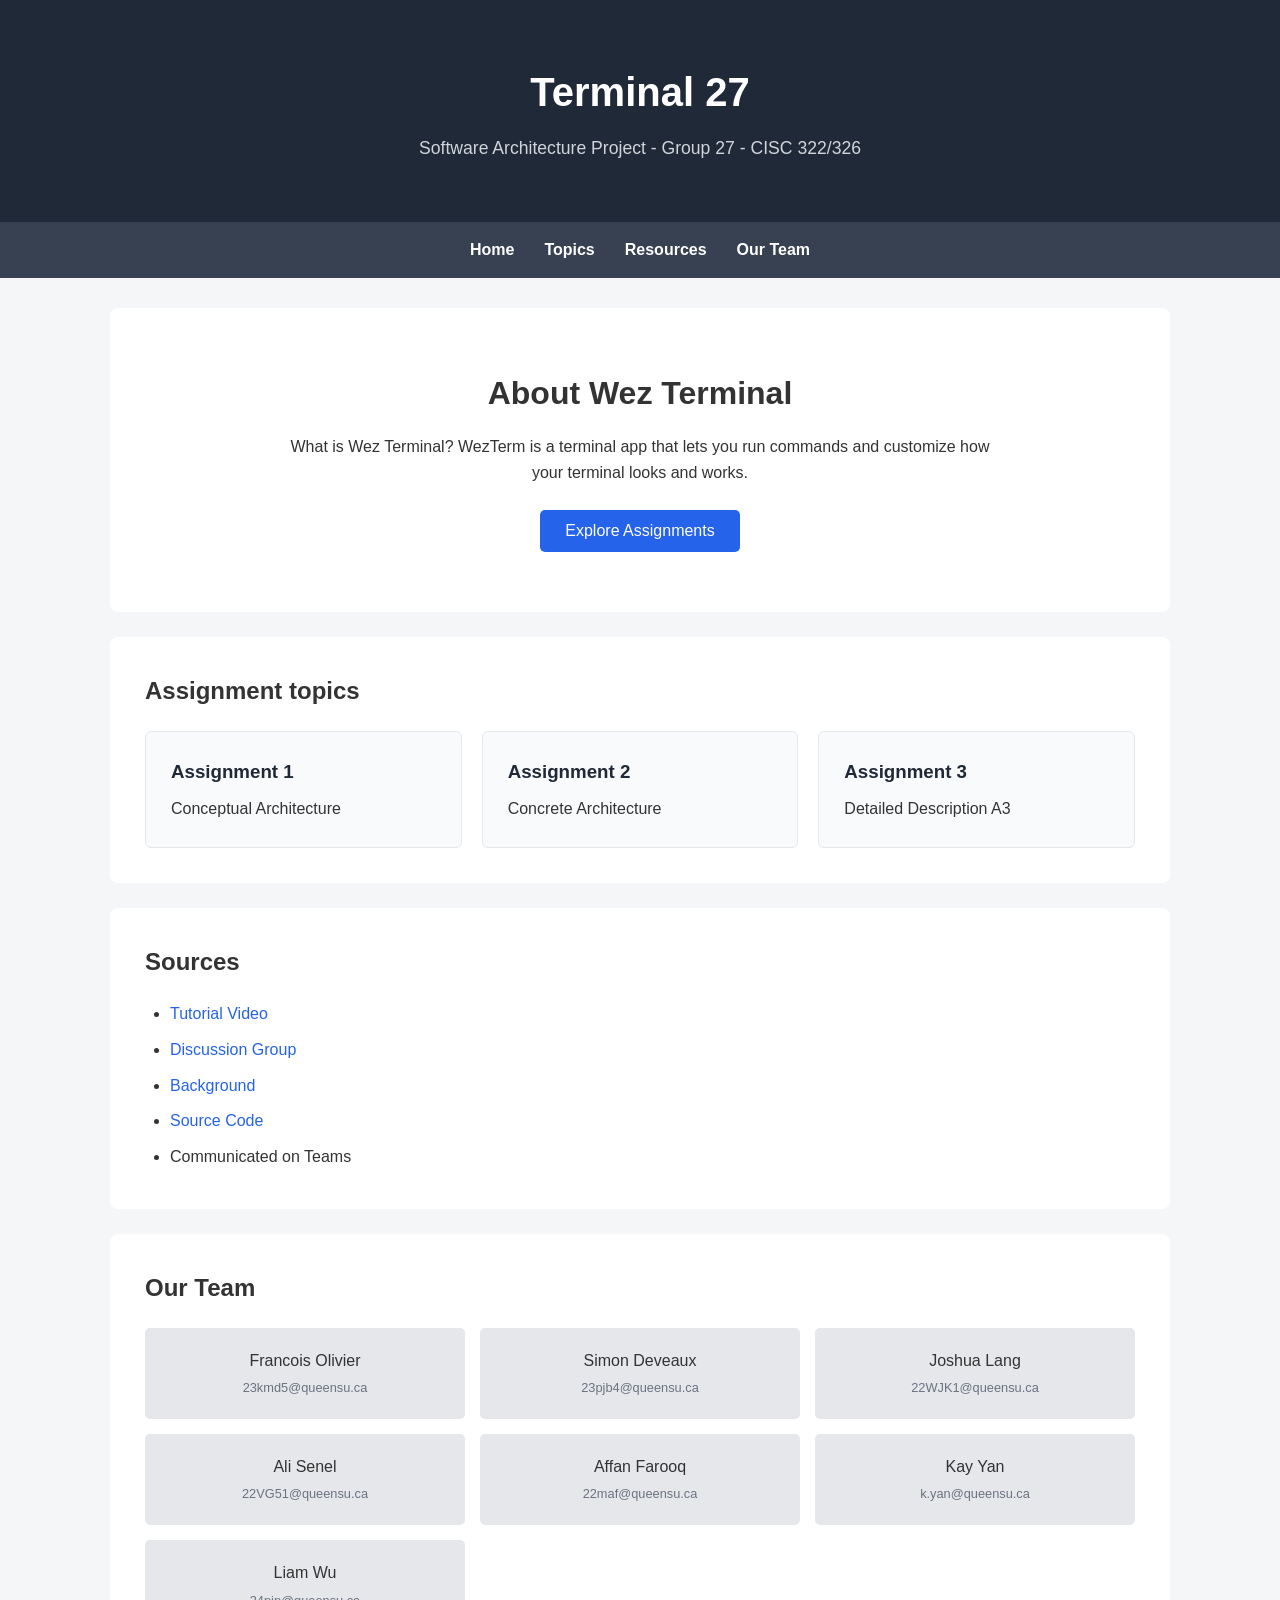
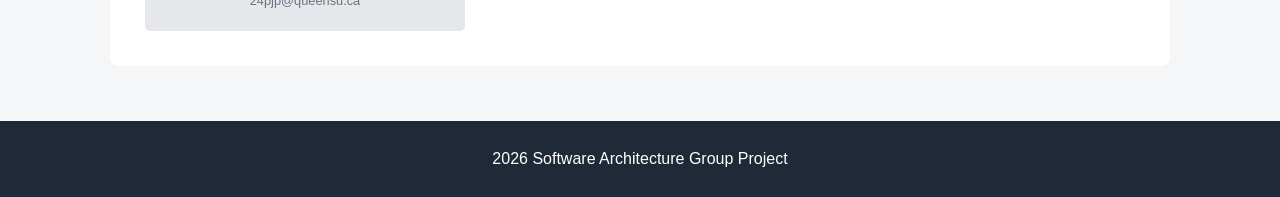
<file: index.html>
<!DOCTYPE html>
<html lang="en">
<head>
    <meta charset="UTF-8">
    <meta name="viewport" content="width=device-width, initial-scale=1.0">
    <title>Group 27 - Cisc 322</title>

    <link rel="stylesheet" href="style.css">
</head>

<body>
 
    <header> 
        <h1>Terminal 27</h1>
        <p>Software Architecture Project - Group 27 - CISC 322/326</p>
    </header>

    <nav>
        <a href="#home">Home</a>
        <a href="#topics">Topics</a>
        <a href="#resources">Resources</a>
        <a href="#team">Our Team</a>
    </nav>

    <main>

        <section id="home" class="hero">
            <h2>About Wez Terminal</h2>

            <p>
                What is Wez Terminal?

                WezTerm is a terminal app that lets you run commands and customize how your terminal looks and works.            </p>

            <button onclick="learnMore()">Explore Assignments</button>
        </section>


        <section id="topics">
            <h2>Assignment topics</h2>

            <div class="cards">

                <a href="assignment1.html" class="card">
                    <h3>Assignment 1</h3>
                    <p>Conceptual Architecture</p>
                </a>
                <a href="assignment2.html" class="card">
                    <h3>Assignment 2</h3>
                    <p>Concrete Architecture</p>
                </a>
                <a href="assignment3.html" class="card">
                    <h3>Assignment 3</h3>
                    <p>Detailed Description A3</p>
                </a>

            </div>
        </section>


        <section id="resources">
            <h2>Sources</h2>

                <ul>
                    <li><a href="https://www.youtube.com/watch?v=h7G_GgDhTfY" target="_blank">Tutorial Video</a></li>
                    <li><a href="https://github.com/wezterm/wezterm/discussions/categories/general" target="_blank">Discussion Group</a></li>
                    <li><a href="https://wezterm.org/what-is-a-terminal.html" target="_blank">Background</a></li>
                    <li><a href="https://github.com/cois-vier/software-architecture-project" target="_blank">Source Code</a></li>
                    <li>Communicated on Teams</li>
                </ul>
        </section>


        <section id="team">
            <h2>Our Team</h2>

            <div class="team-container">

                <div class="member">
                    Francois Olivier
                    <small>23kmd5@queensu.ca</small>
                </div>
                <div class="member">
                    Simon Deveaux
                    <small>23pjb4@queensu.ca</small>
                </div>
                <div class="member">
                    Joshua Lang
                    <small>22WJK1@queensu.ca</small>
                </div>
                <div class="member">
                    Ali Senel
                    <small>22VG51@queensu.ca</small>
                </div>
                <div class="member">
                    Affan Farooq
                    <small>22maf@queensu.ca</small>
                </div>
                <div class="member">
                    Kay Yan
                    <small>k.yan@queensu.ca</small>
                </div>
                <div class="member">
                    Liam Wu
                    <small>24pjp@queensu.ca</small>
                </div>

            </div>
        </section>

    </main>


    <footer>
        <p>2026 Software Architecture Group Project</p>
    </footer>


    <script>
        function learnMore() {
            document.getElementById("topics").scrollIntoView({
                behavior: "smooth"
            });
        }
    </script>

</body>
</html>
</file>
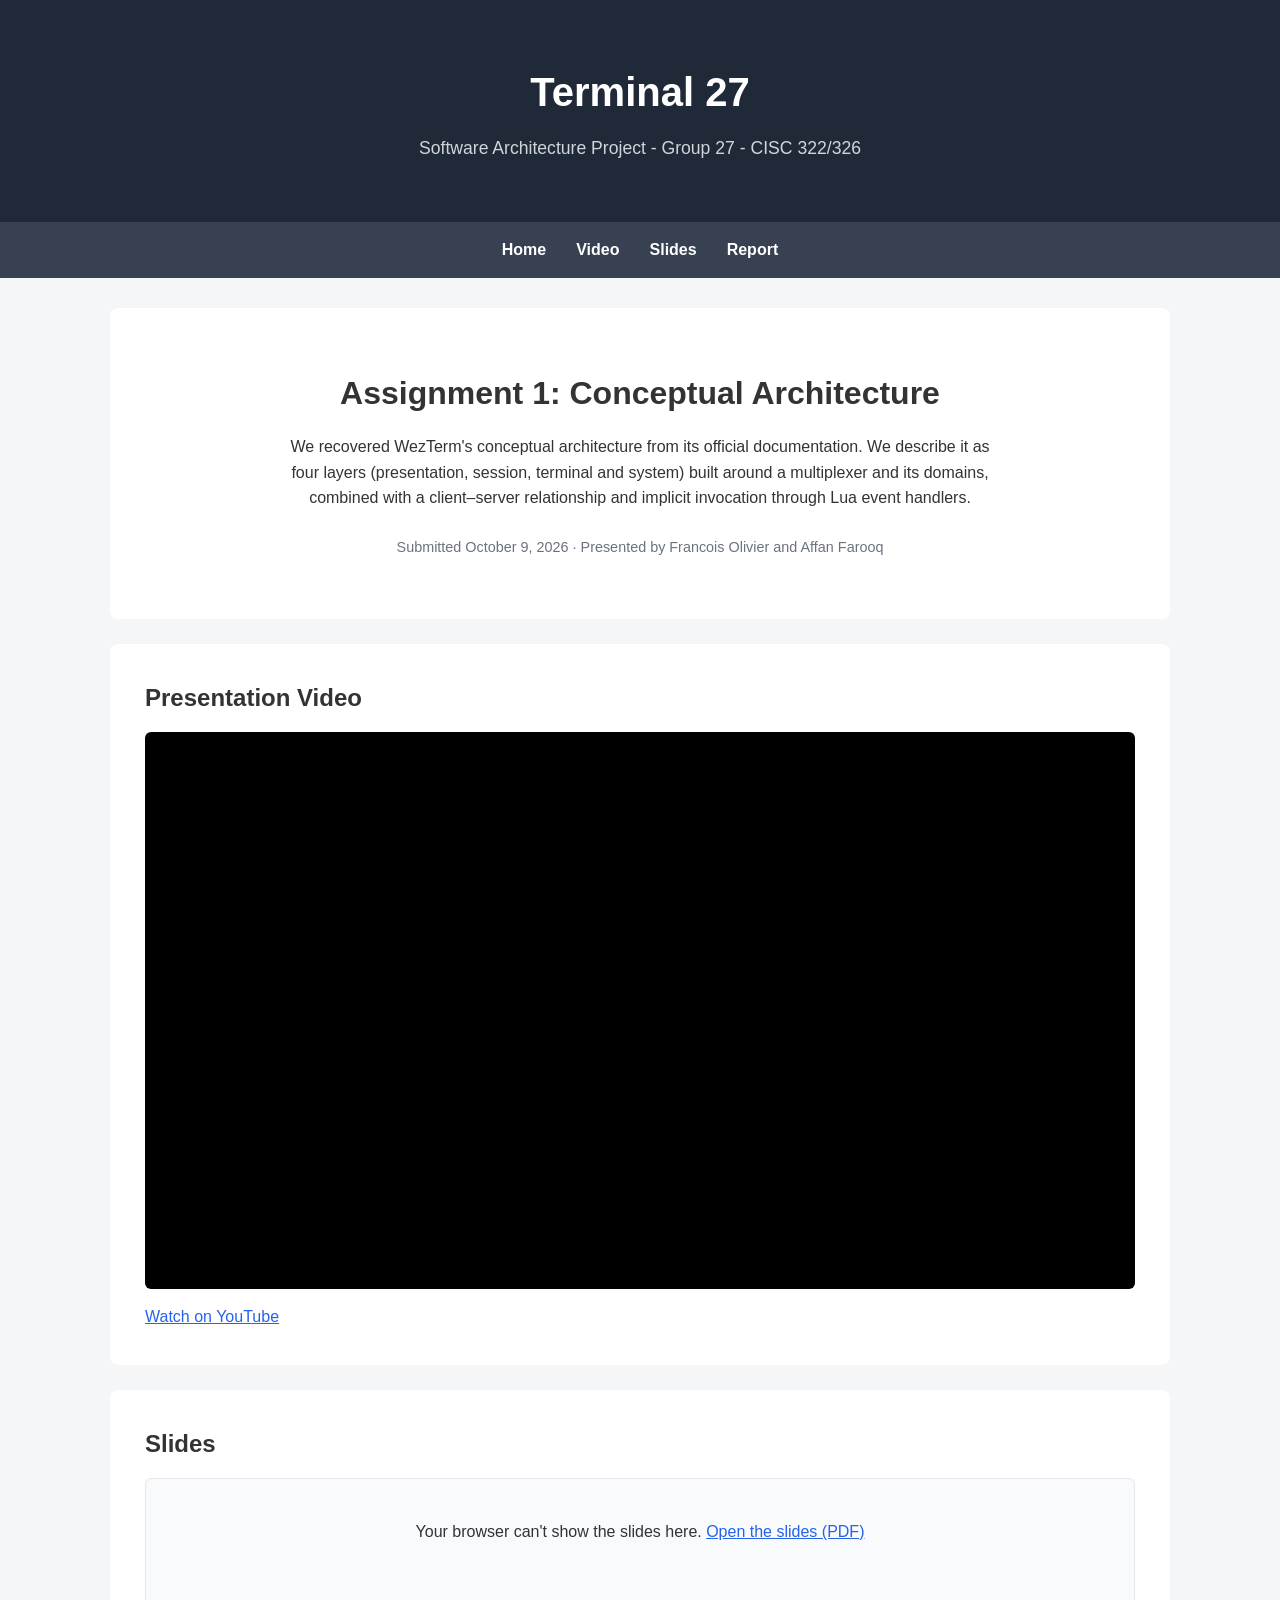
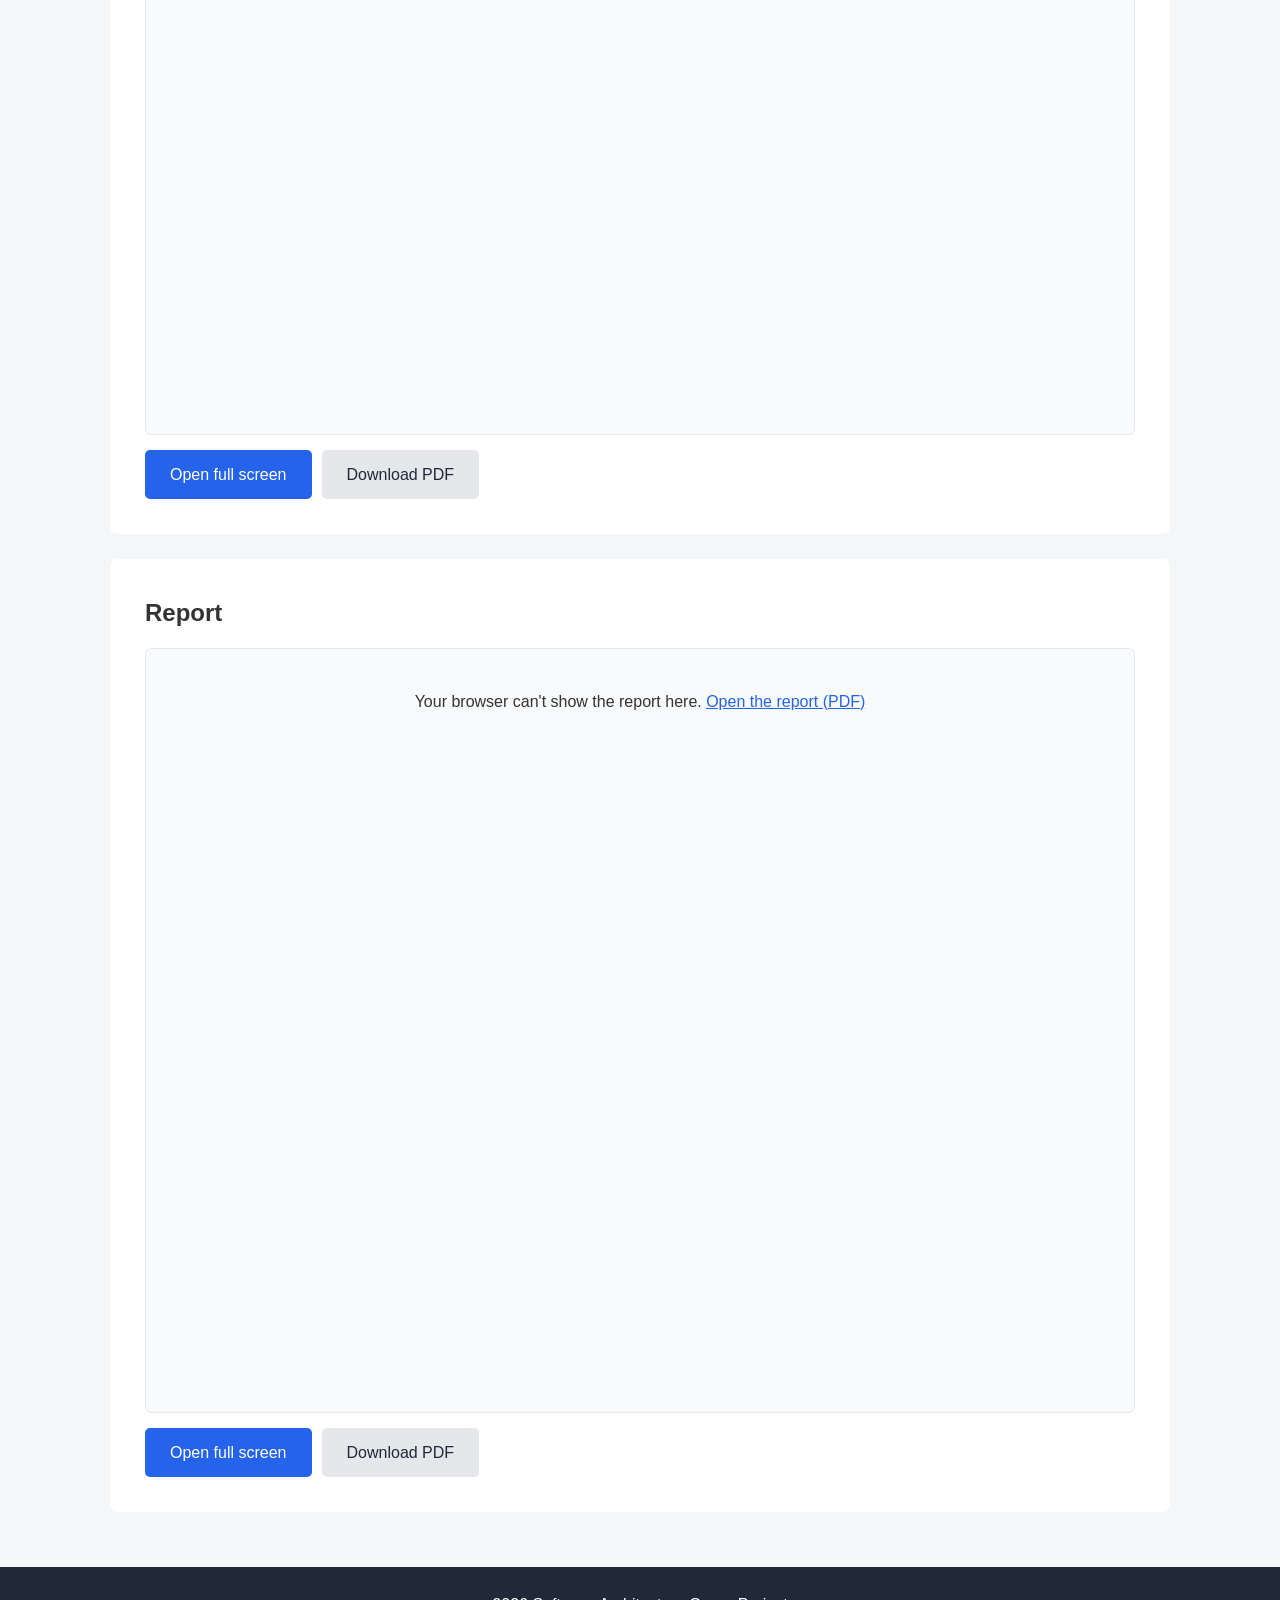
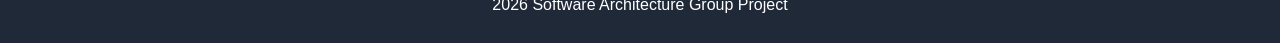
<file: assignment1.html>
<!DOCTYPE html>
<html lang="en">
<head>
    <meta charset="UTF-8">
    <meta name="viewport" content="width=device-width, initial-scale=1.0">
    <title>Assignment 1 – Conceptual Architecture | Group 27</title>

    <link rel="stylesheet" href="style.css">
</head>

<body>

    <header>
        <h1>Terminal 27</h1>
        <p>Software Architecture Project - Group 27 - CISC 322/326</p>
    </header>

    <nav>
        <a href="index.html">Home</a>
        <a href="#video">Video</a>
        <a href="#slides">Slides</a>
        <a href="#report">Report</a>
    </nav>

    <main>

        <section class="hero">
            <h2>Assignment 1: Conceptual Architecture</h2>
            <p>
                We recovered WezTerm's conceptual architecture from its official documentation.
                We describe it as four layers (presentation, session, terminal and system) built
                around a multiplexer and its domains, combined with a client–server relationship
                and implicit invocation through Lua event handlers.
            </p>
            <p class="meta">Submitted October 9, 2026 · Presented by Francois Olivier and Affan Farooq</p>
        </section>


        <section id="video">
            <h2>Presentation Video</h2>

            <div class="video-wrapper">
                <iframe
                    src="https://www.youtube-nocookie.com/embed/5cvMQLNbfyg"
                    title="WezTerm Conceptual Architecture – Group 27 presentation"
                    allow="accelerometer; autoplay; clipboard-write; encrypted-media; gyroscope; picture-in-picture"
                    allowfullscreen
                    loading="lazy">
                </iframe>
            </div>

            <p class="doc-actions">
                <a href="https://www.youtube.com/watch?v=5cvMQLNbfyg" target="_blank" rel="noopener noreferrer">Watch on YouTube</a>
            </p>
        </section>


        <section id="slides">
            <h2>Slides</h2>

            <object class="pdf-frame" data="a1-slides.pdf#view=FitH" type="application/pdf">
                <p class="pdf-fallback">
                    Your browser can't show the slides here.
                    <a href="a1-slides.pdf">Open the slides (PDF)</a>
                </p>
            </object>

            <p class="doc-actions">
                <a href="a1-slides.pdf" target="_blank" rel="noopener noreferrer" class="button">Open full screen</a>
                <a href="a1-slides.pdf" download class="button button-secondary">Download PDF</a>
            </p>
        </section>


        <section id="report">
            <h2>Report</h2>

            <object class="pdf-frame pdf-frame-tall" data="a1-report.pdf" type="application/pdf">
                <p class="pdf-fallback">
                    Your browser can't show the report here.
                    <a href="a1-report.pdf">Open the report (PDF)</a>
                </p>
            </object>

            <p class="doc-actions">
                <a href="a1-report.pdf" target="_blank" rel="noopener noreferrer" class="button">Open full screen</a>
                <a href="a1-report.pdf" download class="button button-secondary">Download PDF</a>
            </p>
        </section>

    </main>


    <footer>
        <p>2026 Software Architecture Group Project</p>
    </footer>

</body>
</html>
</file>
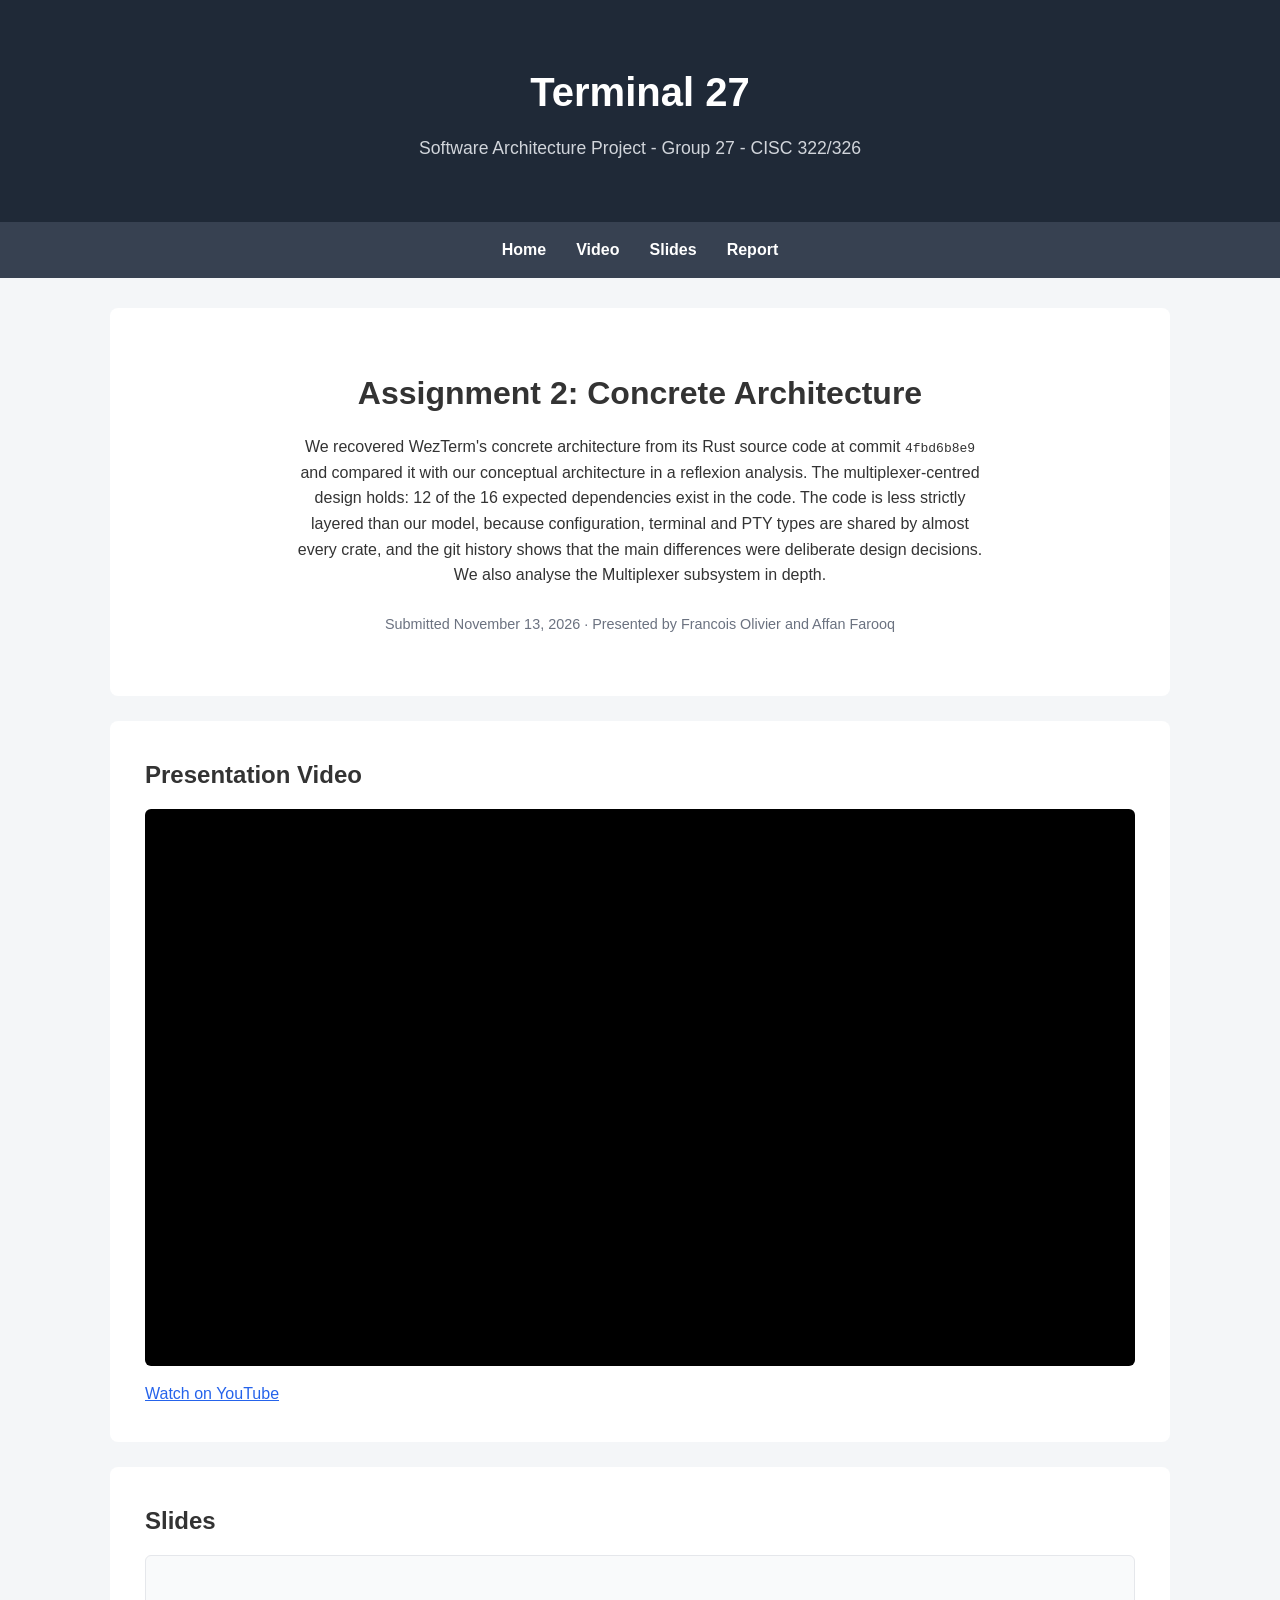
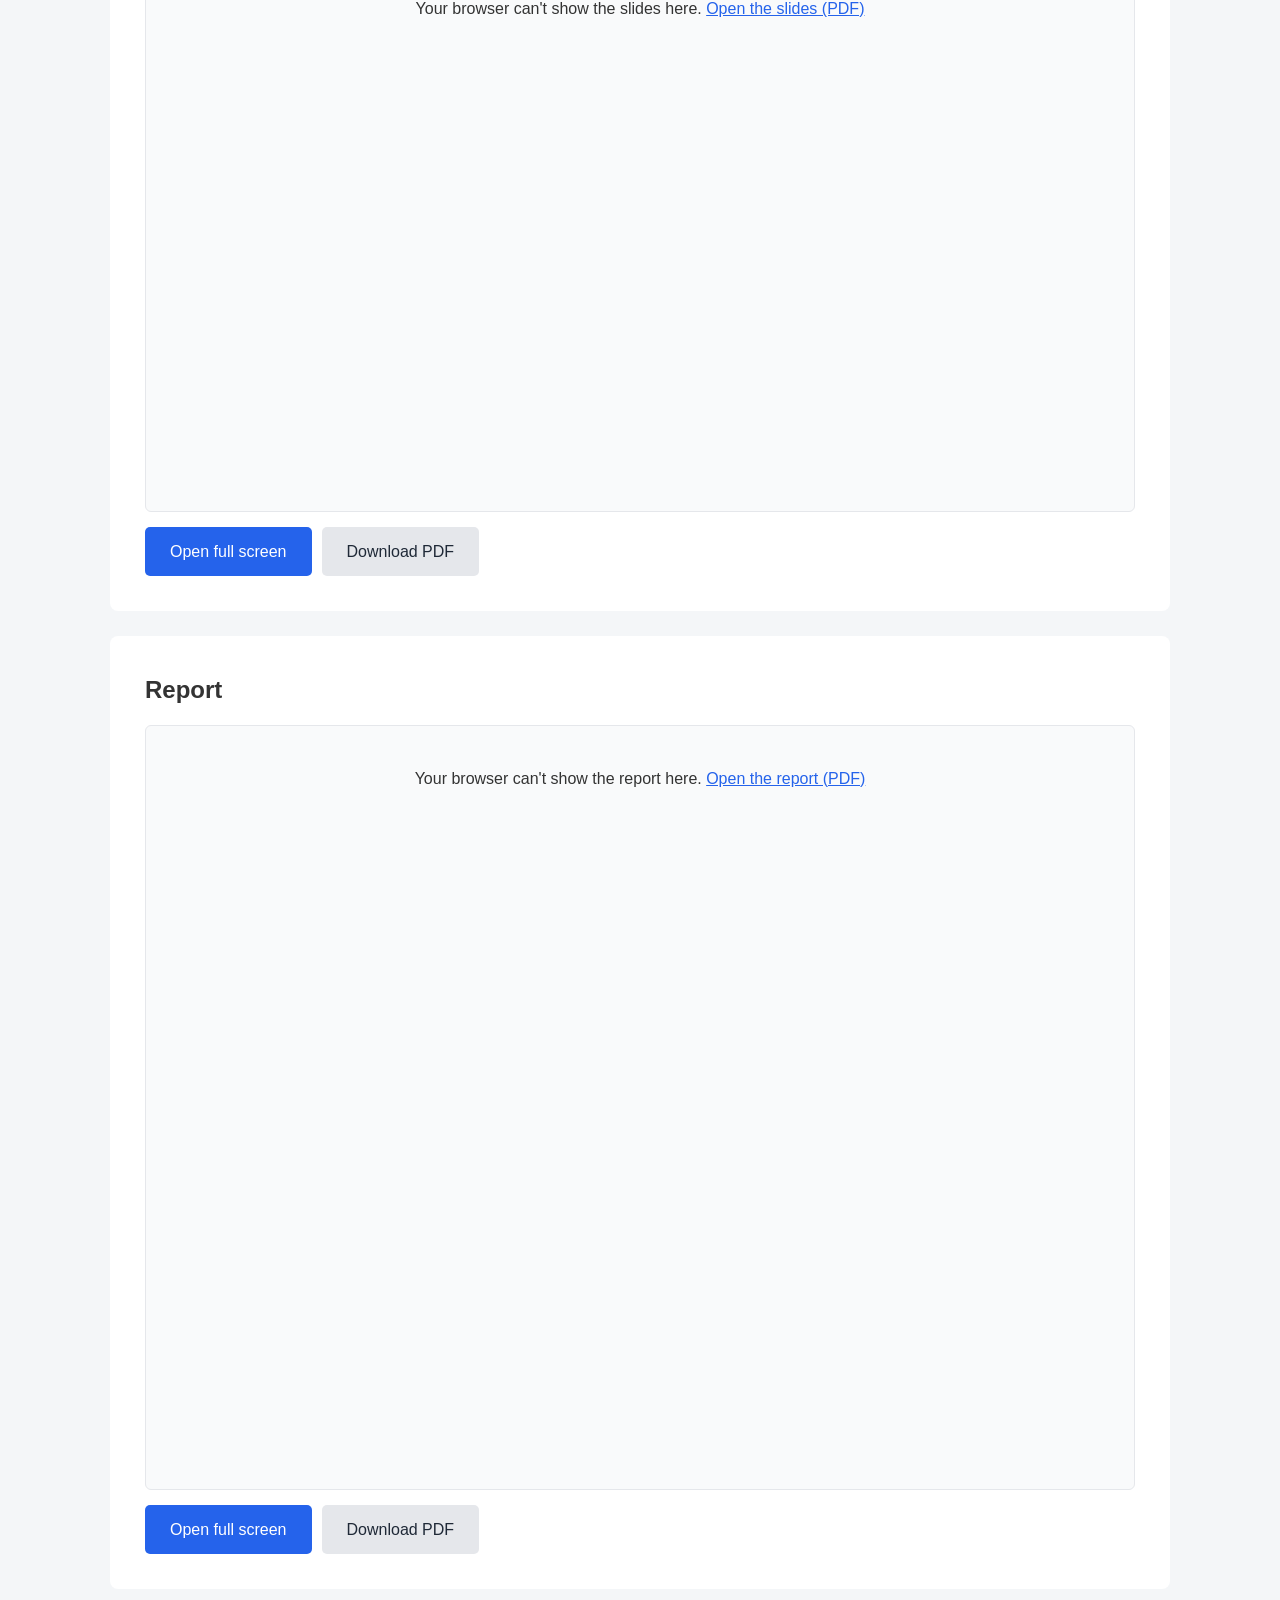
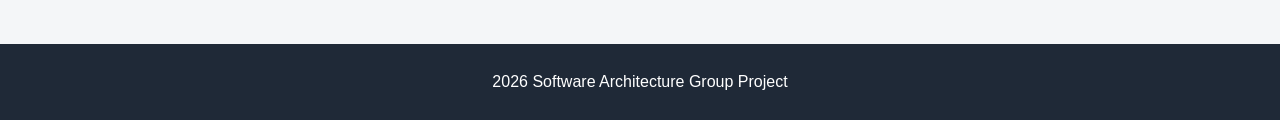
<file: assignment2.html>
<!DOCTYPE html>
<html lang="en">
<head>
    <meta charset="UTF-8">
    <meta name="viewport" content="width=device-width, initial-scale=1.0">
    <title>Assignment 2 – Concrete Architecture | Group 27</title>

    <link rel="stylesheet" href="style.css">
</head>

<body>

    <header>
        <h1>Terminal 27</h1>
        <p>Software Architecture Project - Group 27 - CISC 322/326</p>
    </header>

    <nav>
        <a href="index.html">Home</a>
        <a href="#video">Video</a>
        <a href="#slides">Slides</a>
        <a href="#report">Report</a>
    </nav>

    <main>

        <section class="hero">
            <h2>Assignment 2: Concrete Architecture</h2>
            <p>
                We recovered WezTerm's concrete architecture from its Rust source code at commit
                <code>4fbd6b8e9</code> and compared it with our conceptual architecture in a reflexion analysis.
                The multiplexer-centred design holds: 12 of the 16 expected dependencies exist in the code.
                The code is less strictly layered than our model, because configuration, terminal and PTY types
                are shared by almost every crate, and the git history shows that the main differences were
                deliberate design decisions. We also analyse the Multiplexer subsystem in depth.
            </p>
            <p class="meta">Submitted November 13, 2026 · Presented by Francois Olivier and Affan Farooq</p>
        </section>


        <section id="video">
            <h2>Presentation Video</h2>

            <div class="video-wrapper">
                <iframe
                    src="https://www.youtube-nocookie.com/embed/SjdOX9ltOuY"
                    title="WezTerm Concrete Architecture – Group 27 presentation"
                    allow="accelerometer; autoplay; clipboard-write; encrypted-media; gyroscope; picture-in-picture"
                    allowfullscreen
                    loading="lazy">
                </iframe>
            </div>

            <p class="doc-actions">
                <a href="https://www.youtube.com/watch?v=SjdOX9ltOuY" target="_blank" rel="noopener noreferrer">Watch on YouTube</a>
            </p>
        </section>


        <section id="slides">
            <h2>Slides</h2>

            <object class="pdf-frame" data="a2-slides.pdf#view=FitH" type="application/pdf">
                <p class="pdf-fallback">
                    Your browser can't show the slides here.
                    <a href="a2-slides.pdf">Open the slides (PDF)</a>
                </p>
            </object>

            <p class="doc-actions">
                <a href="a2-slides.pdf" target="_blank" rel="noopener noreferrer" class="button">Open full screen</a>
                <a href="a2-slides.pdf" download class="button button-secondary">Download PDF</a>
            </p>
        </section>


        <section id="report">
            <h2>Report</h2>

            <object class="pdf-frame pdf-frame-tall" data="a2-report.pdf" type="application/pdf">
                <p class="pdf-fallback">
                    Your browser can't show the report here.
                    <a href="a2-report.pdf">Open the report (PDF)</a>
                </p>
            </object>

            <p class="doc-actions">
                <a href="a2-report.pdf" target="_blank" rel="noopener noreferrer" class="button">Open full screen</a>
                <a href="a2-report.pdf" download class="button button-secondary">Download PDF</a>
            </p>
        </section>

    </main>


    <footer>
        <p>2026 Software Architecture Group Project</p>
    </footer>

</body>
</html>
</file>
<file: style.css>
* {
    margin: 0;
    padding: 0;
    box-sizing: border-box;
}

html {
    scroll-behavior: smooth;
}

body {
    font-family: Arial, sans-serif;
    line-height: 1.6;
    background-color: #f4f6f8;
    color: #333;
}

header {
    background-color: #1f2937;
    color: white;
    text-align: center;
    padding: 60px 20px;
}

header h1 {
    font-size: 2.5rem;
    margin-bottom: 10px;
}

header p {
    font-size: 1.1rem;
    color: #d1d5db;
}

nav {
    background-color: #374151;
    display: flex;
    justify-content: center;
    padding: 15px;
    gap: 30px;
}

nav a {
    color: white;
    text-decoration: none;
    font-weight: bold;
}

nav a:hover,
nav a:focus-visible {
    color: #60a5fa;
}

main {
    max-width: 1100px;
    margin: auto;
    padding: 30px 20px;
}

section {
    background-color: white;
    padding: 35px;
    margin-bottom: 25px;
    border-radius: 8px;
}

section h2 {
    margin-bottom: 15px;
}

.hero {
    text-align: center;
    padding: 60px 30px;
}

.hero h2 {
    font-size: 2rem;
    margin-bottom: 15px;
}

.hero p {
    max-width: 700px;
    margin: 0 auto 25px;
}

.hero .meta {
    font-size: 0.9rem;
    color: #6b7280;
    margin-bottom: 0;
}

/* Buttons: works on <button> and on links with class="button" */

button,
.button {
    display: inline-block;
    background-color: #2563eb;
    color: white;
    border: none;
    padding: 12px 25px;
    border-radius: 5px;
    font-size: 1rem;
    text-decoration: none;
    cursor: pointer;
}

button:hover,
.button:hover,
button:focus-visible,
.button:focus-visible {
    background-color: #1d4ed8;
}

.button-secondary {
    background-color: #e5e7eb;
    color: #1f2937;
}

.button-secondary:hover,
.button-secondary:focus-visible {
    background-color: #d1d5db;
}

.cards {
    display: grid;
    grid-template-columns: repeat(3, 1fr);
    gap: 20px;
    margin-top: 20px;
}

.card {
    background-color: #f9fafb;
    border: 1px solid #e5e7eb;
    padding: 25px;
    border-radius: 6px;
    text-decoration: none;
    color: #333;
    display: block;
}

.card:hover,
.card:focus-visible {
    background-color: #f3f4f6;
}

.card h3 {
    margin-bottom: 10px;
    color: #1f2937;
}

/* Lists (the two duplicate ul rules merged into one) */

ul {
    margin-top: 15px;
    padding-left: 25px;
}

ul a {
    color: #2563eb;
    text-decoration: none;
}

ul a:hover {
    color: #1d4ed8;
    text-decoration: underline;
}

ul li {
    padding: 5px 0;
}

.team-container {
    display: grid;
    grid-template-columns: repeat(3, 1fr);
    gap: 15px;
    margin-top: 20px;
}

.member {
    background-color: #e5e7eb;
    padding: 20px;
    text-align: center;
    border-radius: 5px;
}

.member small {
    display: block;
    font-size: 0.8rem;
    color: #6b7280;
    margin-top: 5px;
    overflow-wrap: anywhere;
}

/* Embedded video: keeps a 16:9 shape at any width */

.video-wrapper {
    aspect-ratio: 16 / 9;
    width: 100%;
    border-radius: 6px;
    overflow: hidden;
    background-color: #000;
}

.video-wrapper iframe {
    width: 100%;
    height: 100%;
    border: 0;
}

/* Embedded PDFs */

.pdf-frame {
    display: block;
    width: 100%;
    aspect-ratio: 16 / 9;   /* matches the slide shape */
    border: 1px solid #e5e7eb;
    border-radius: 6px;
    background-color: #f9fafb;
}

.pdf-frame-tall {
    aspect-ratio: auto;
    height: 85vh;           /* report pages are portrait */
}

.pdf-fallback {
    padding: 40px 20px;
    text-align: center;
}

.pdf-fallback a {
    color: #2563eb;
}

.doc-actions {
    margin-top: 15px;
    display: flex;
    flex-wrap: wrap;
    gap: 10px;
}

.doc-actions > a:not(.button) {
    color: #2563eb;
}

footer {
    background-color: #1f2937;
    color: white;
    text-align: center;
    padding: 25px;
}


/* Makes the website work on phones */

@media (max-width: 768px) {

    .cards {
        grid-template-columns: 1fr;
    }

    .team-container {
        grid-template-columns: repeat(2, 1fr);
    }

    nav {
        flex-wrap: wrap;
        gap: 15px;
    }

    section {
        padding: 25px 20px;
    }

    .pdf-frame-tall {
        height: 70vh;
    }

}
</file>
